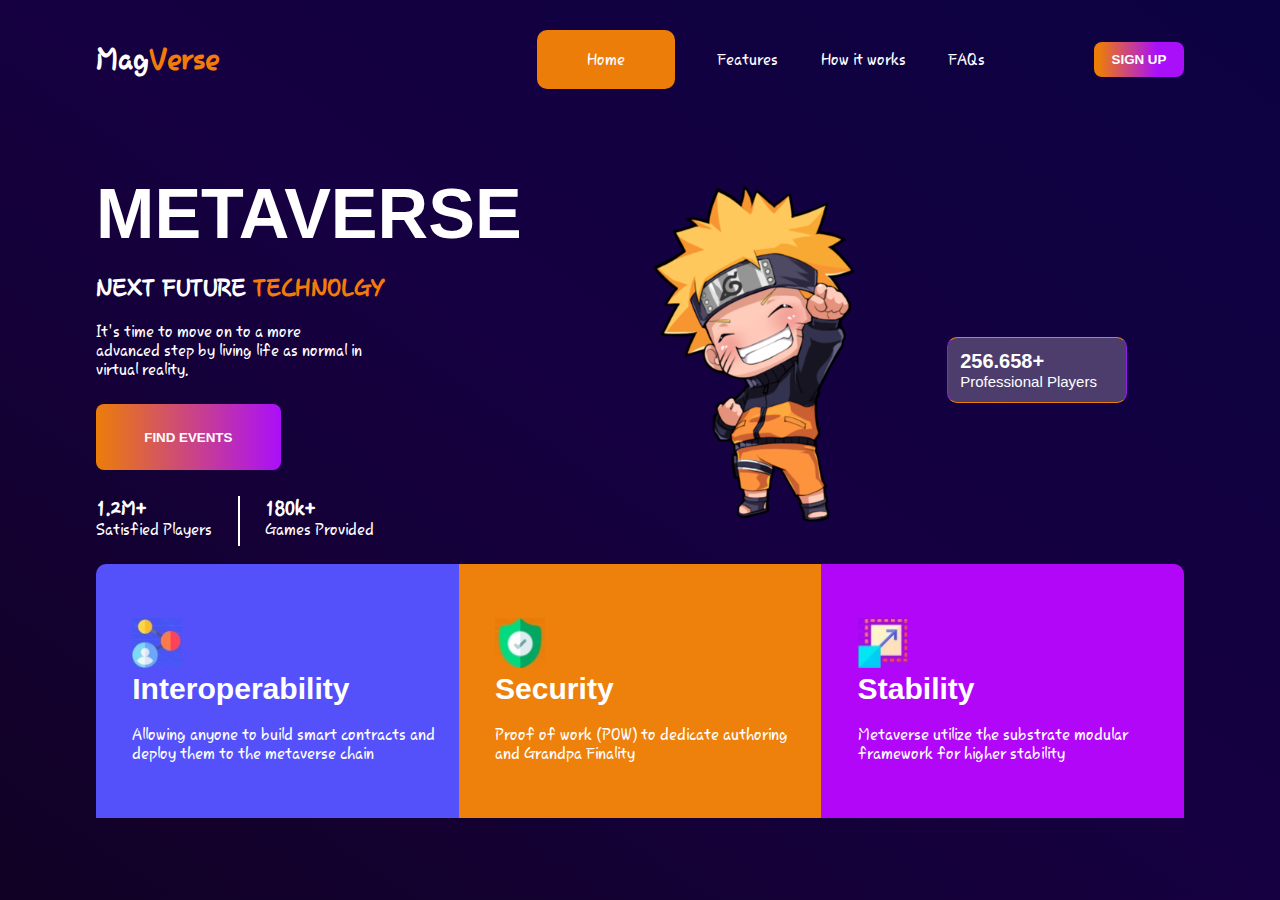
<file: index.html>
<!DOCTYPE html>
<html lang="en">

<head>
    <meta charset="UTF-8">
    <meta http-equiv="X-UA-Compatible" content="IE=edge">
    <meta name="viewport" content="width=device-width, initial-scale=1.0">
    <title>MagVerse</title>
    <link rel="icon" href="./img/profile.png">
    <link rel="stylesheet" href="style.css">
    <script src="index.js">
    </script>
</head>

<body>
    <div id="main">
        <nav class="navbar">
            <h1>Mag<span style="color:#f37b09">Verse</span></h1>
            <div id="links">
                <a href="#" class="active">Home</a>
                <a href="./features.html">Features</a>
                <a href="./works.html">How it works</a>
                <a href="./FAQs.html">FAQs</a>
            </div>
            <input type="search" name="search" id="search" placeholder="Search Our Knowledge Base">
            <button type="submit" id="button">SIGN UP</button>
            <div class="bar">
                <a href="javascript:void(0)" onclick="pressSearch()">
                    <img src="./img/search.svg" alt="Search" id="serchimg" style="width: 28px;" />
                </a>
                <a href="javascript:void(0)" onclick="pressMenu()">
                    <img src="./img/hamburger.svg" alt="Menu" id="menu" />
                </a>
            </div>
        </nav>
        <div class="row">
            <article id="column1">
                <h1>METAVERSE</h1>
                <h2>next future <span style="color:#f37b09">technolgy</span></h2>
                <p class="text">It's time to move on to a more advanced step by living life as normal in virtual
                    reality.
                </p>
                <img src="./img/profile.png" alt="profile" class="hidden-img">
                <form action="./FAQs.html">
                    <button>find events</button>
                </form>
                <div id="base">
                    <div class="baseone">
                        <h3>1.2M+</h3>
                        <p>Satisfied Players</p>
                    </div>
                    <div class="basetwo"></div>
                    <div class="basethree">
                        <h3>180k+</h3>
                        <p>Games Provided</p>
                    </div>
                </div>
            </article>
            <div id="column2"><img src="./img/profile.png" alt="profile"></div>
            <div id="column3">
                <form action="./FAQs.html">
                    <button type="submit"><span style="font-weight:800;
            font-size: 1.25rem;">256.658+</span> <br /><span style="font-size: 15px; font-weight: 100;">Professional
                            Players</span>
                    </button>
                </form>
            </div>
        </div>
    </div>
    <footer>
        <div id="fone" class="foot">
            <div><img src="./img/icon1.jpg" alt="Interoperability" /><br>
                <span>Interoperability
                </span><br><br>
                Allowing anyone to build smart contracts and deploy them to the metaverse chain
            </div>
        </div>
        <div id="ftwo" class="foot">
            <div><img src="./img/icon2.jpg" alt="security" /><br>
                <span>
                    Security
                </span><br><br> Proof of work (POW) to dedicate authoring and Grandpa Finality
            </div>
        </div>
        <div id="fthree" class="foot">
            <div><img src="./img/icon3.jpg" alt="stability" /><br>
                <span>
                    Stability
                </span><br><br> Metaverse utilize the substrate modular framework for higher stability
            </div>
        </div>
    </footer>
</body>

</html>
</file>
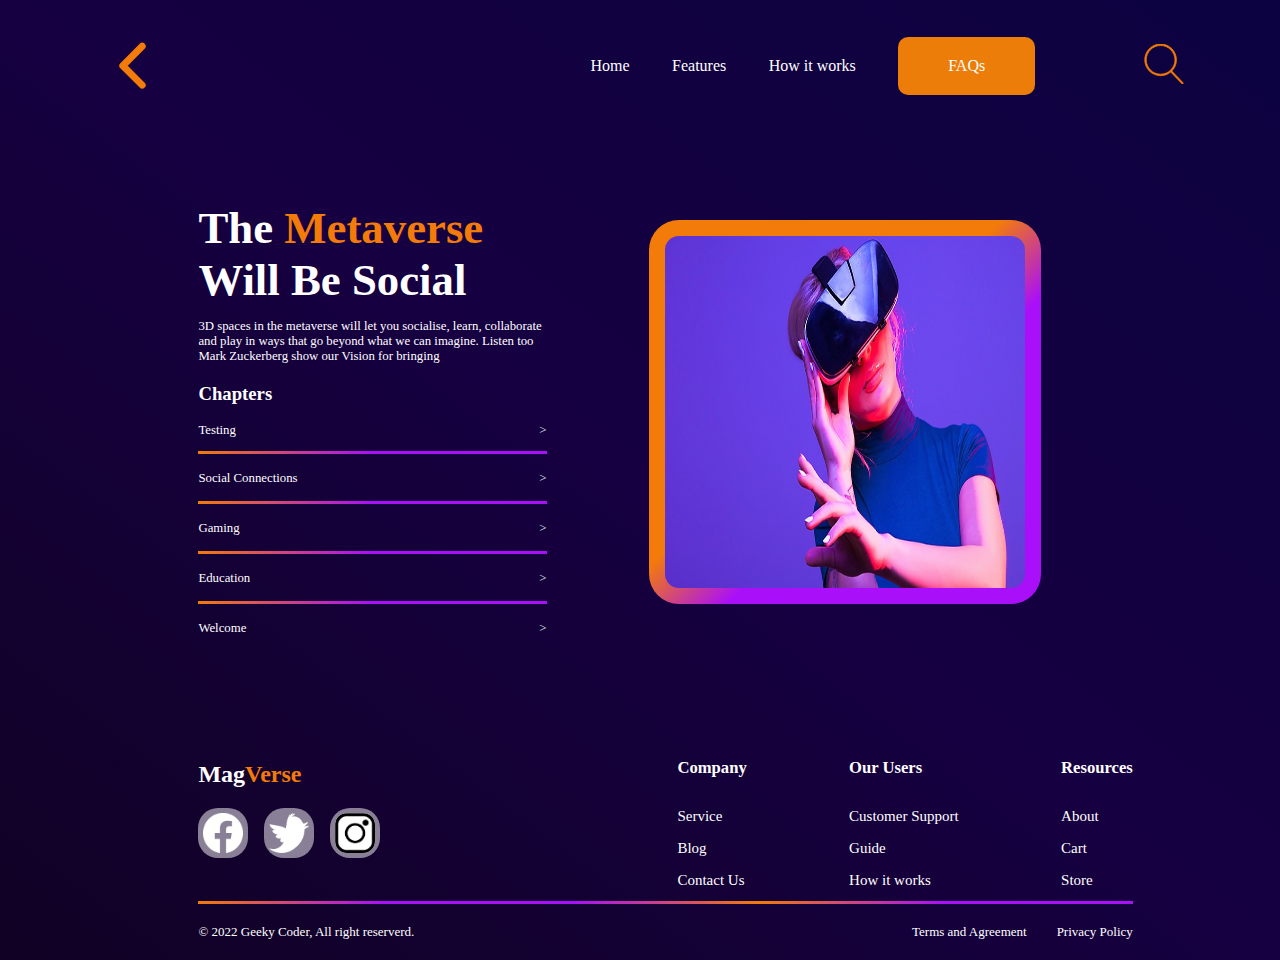
<file: FAQs.html>
<!DOCTYPE html>
<html lang="en">

<head>
    <meta charset="UTF-8">
    <meta http-equiv="X-UA-Compatible" content="IE=edge">
    <meta name="viewport" content="width=device-width, initial-scale=1.0">
    <title>Mega-FAQS</title>
    <link rel="icon" href="./img/profile.png">
    <link rel="stylesheet" href="FAQs.css">
    <script src="./index.js"></script>
</head>

<body>
    <section class="row">
        <nav class="navbar">
            <img src="./img/back.svg" alt="back" id="back" onclick="history.back()">
            <div id="links">
                <a href="./index.html">Home</a>
                <a href="./features.html">Features</a>
                <a href="./works.html">How it works</a>
                <a href="./FAQs.html" class="active">FAQs</a>
            </div>
            <input type="search" name="search" id="search" placeholder="Search Our Knowledge Base" />
            <div class="bar">
                <a href="javascript:void(0)" id="searchimg" onclick="pressSearch()">
                    <img src="./img/search.svg" alt="search" id="searchimg">
                </a>
                <a href="javascript:void(0)" onclick="pressMenu()">
                    <img src="./img/hamburger.svg" alt="Menu" id="menu" />
                </a>
            </div>
        </nav>
        <div id="column1">
            <h1>The <span style="color:#f37b09">Metaverse </span>Will Be Social</h1>
            <p class="content">3D spaces in the metaverse will let you socialise, learn, collaborate and play in ways
                that go beyond
                what we can imagine. Listen too Mark Zuckerberg show our Vision for bringing</p>
            <h3 class="chapters">Chapters</h3>
            <a href="./index.html">
                <p>Testing <span style="float: right;">></span></p>
                <div class="links">
                    <p>Social Connections <span style="float: right;">></span></p>
                    <p>Gaming <span style="float: right;">></span></p>
                    <p>Education <span style="float: right;">></span></p>
                    <p>Welcome <span style="float: right;">></span></p>
                </div>
            </a>
        </div>
        <div id="column2"><img src="./img/first.jpg" alt=""></di v>
    </section>
    <footer>
        <div id="footer">
            <div>
                <h2>Mag<span style="color:#f37b09">Verse</span><br>
                    <span class="foot-img1"><a href="https://facebook.com/lawal.toyyib.7" target="blank">
                            <img src="./img/facebook.png" alt="facebook" />
                        </a>
                    </span>
                    <span class="foot-img2"><a href="https://twitter.com/_GeekyCoder_" target="blank">
                            <img src="./img/twitter.png" alt="twitter" />
                        </a>
                    </span>
                    <span class="foot-img3"><a href="https://instagram.com/_geeky_coder_" target="blank">
                            <img src="./img/instagram.png" alt="instagram" class="instagram" />
                        </a>
                    </span>
                </h2>
                <a href="./index.html">
                    <h3><span class="h3">
                            Company
                        </span>
                        <p class="sub">Service</p>
                        <p class="sub">Blog</p>
                        <p class="sub">Contact Us</p>
                    </h3>
                    <h3><span class="h3">
                            Our Users
                        </span>
                        <p class="sub">Customer Support</p>
                        <p class="sub">Guide</p>
                        <p class="sub">How it works</p>
                    </h3>
                    <h3><span class="h3">
                            Resources
                        </span>
                        <p class="sub">About</p>
                        <p class="sub">Cart</p>
                        <p class="sub">Store</p>
                    </h3>
                    <div class="base"></div>
                </a>
            </div>
        </div>
        <div id="base">&copy; 2022 Geeky Coder, All right reserverd.
            <span class="base-left">Privacy Policy</span>
            <span class="base-left">Terms and Agreement</span>
        </div>
    </footer>
</body>

</html>
</file>
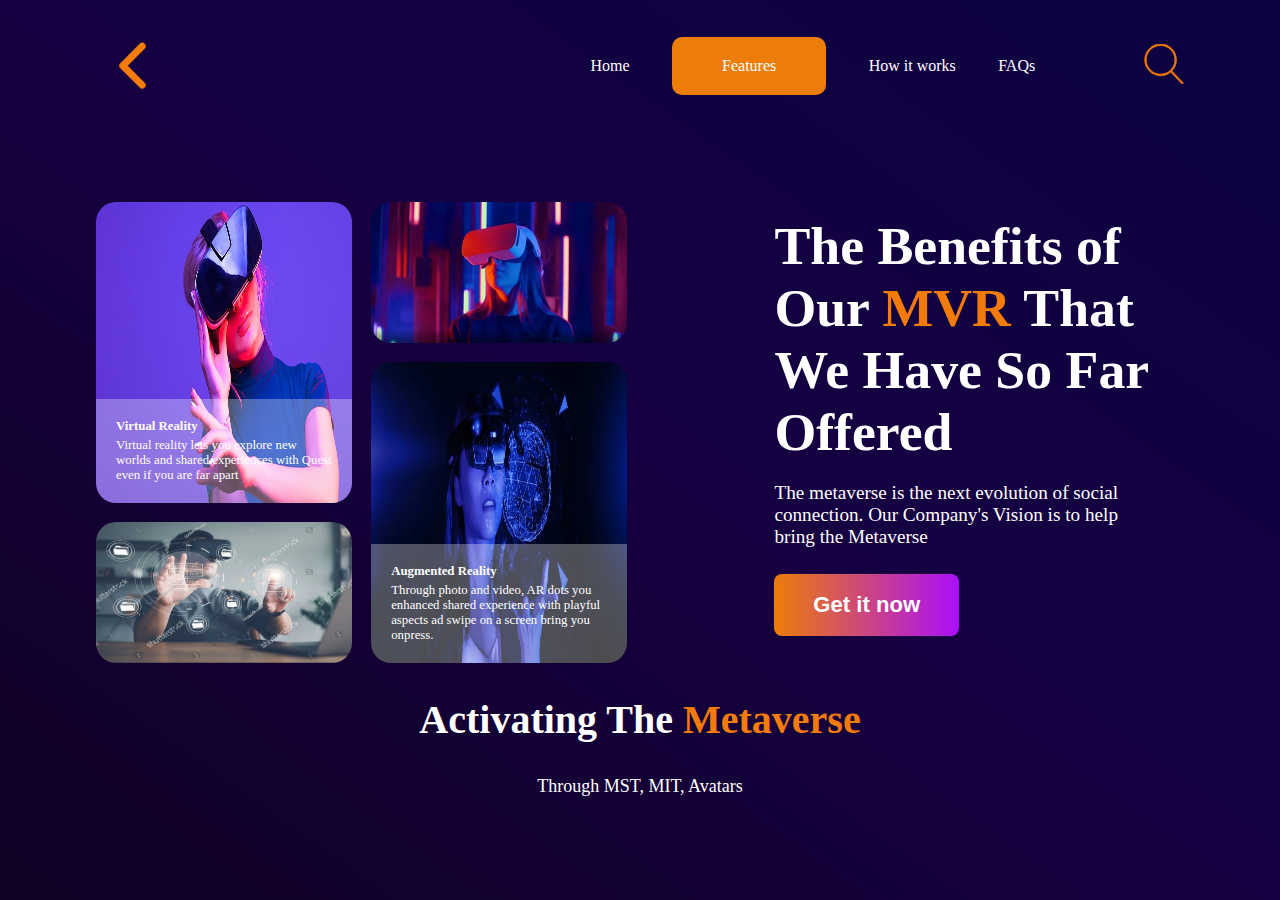
<file: features.html>
<!DOCTYPE html>
<html lang="en">

<head>
    <meta charset="UTF-8">
    <meta http-equiv="X-UA-Compatible" content="IE=edge">
    <meta name="viewport" content="width=device-width, initial-scale=1.0">
    <title>Meta Features</title>
    <link rel="shortcut icon" href="./img/profile.png">
    <link rel="stylesheet" href="features.css">
    <script src="index.js"></script>
</head>

<body>
    <nav class="navbar">
        <img src="./img/back.svg" alt="back" id="back" onclick="history.back()">
        <div id="links">
            <a href="./index.html">Home</a>
            <a href="./featues.html" class="active">Features</a>
            <a href="./works.html">How it works</a>
            <a href="./FAQs.html">FAQs</a>
        </div>
        <input type="search" name="search" id="search" placeholder="Search Our Knowledge Base" />
        <div class="bar">
            <a href="javascript:void(0)" id="searchimg" onclick="pressSearch()">
                <img src="./img/search.svg" alt="search" id="searchimg">
            </a>
            <a href="javascript:void(0)" onclick="pressMenu()">
                <img src="./img/hamburger.svg" alt="Menu" id="menu" />
            </a>
        </div>
    </nav>
    <article id="column">
        <section id="column1">
            <h1>
                The Benefits of Our <span style="color:#f37b09">MVR </span>That We Have So Far Offered
            </h1>
            <p>The metaverse is the next evolution of social connection. Our Company's Vision is to help bring the
                Metaverse
            </p>
            <a href="./index.html">
                <button type="submit">Get it now</button>
            </a>
        </section>
        <section id="column2">
            <div id="first-img">
                <img src="./img/first.jpg" alt="first" class="first-img" />
                <p class="intext"><span class="inheader">Virtual Reality</span><br>
                    Virtual reality lets you explore new worlds and shared experiences with Quest even if you are
                    far apart
                </p>
            </div>
            <img src="./img/second.jpg" alt="second" class="second-img" />
            <img src="./img/third.jpg" alt="third" class="third-img" />
            <div id="fourth-img">
                <img src="./img/fourth.jpg" alt="fourth" />
                <p class="intext"><span class="inheader">Augmented Reality</span><br>
                    Through photo and video, AR dots you enhanced shared experience with playful aspects ad swipe on
                    a screen bring you onpress.
                </p>
            </div>
        </section>
    </article>
    <div class="second-page">
        <h2 class="">Activating The <span style="color:#f37b09">Metaverse</span></h2>
        <p id="subheading">Through MST, MIT, Avatars</p>
    </div>
</body>

</html>
</file>
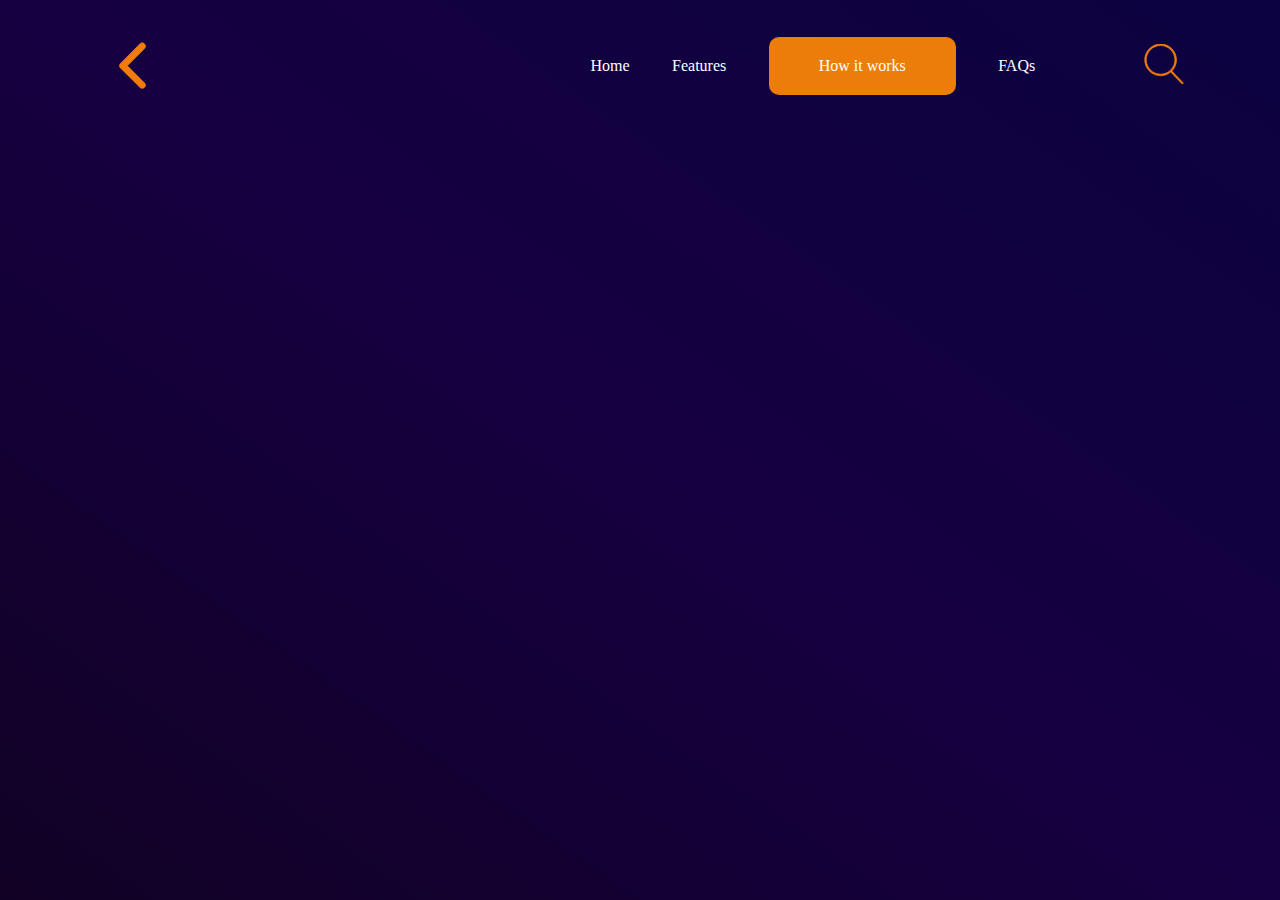
<file: works.html>
<!DOCTYPE html>
<html lang="en">

<head>
    <meta charset="UTF-8">
    <meta http-equiv="X-UA-Compatible" content="IE=edge">
    <meta name="viewport" content="width=device-width, initial-scale=1.0">
    <title>How it Works</title>
    <link rel="icon" href="./img/profile.png">
    <link rel="stylesheet" href="works.css">
    <script src="index.js"></script>
</head>

<body>
    <nav class="navbar">
        <img src="./img/back.svg" alt="back" id="back" onclick="history.back()">
        <div id="links">
            <a href="./index.html">Home</a>
            <a href="./features.html">Features</a>
            <a href="./works.html" class="active">How it works</a>
            <a href="./FAQs.html">FAQs</a>
        </div>
        <input type="search" name="search" id="search" placeholder="Search Our Knowledge Base" />
        <div class="bar">
            <a href="javascript:void(0)" id="searchimg" onclick="pressSearch()">
                <img src="./img/search.svg" alt="search" id="searchimg">
            </a>
            <a href="javascript:void(0)" onclick="pressMenu()">
                <img src="./img/hamburger.svg" alt="Menu" id="menu" />
            </a>
        </div>
    </nav>
</body>

</html>
</file>
<file: style.css>
* {
  box-sizing: border-box;
  margin: 0;
  text-decoration: none;
}
@font-face {
  font-family: rosemary;
  src: url(./img/rosemary.ttf);
}
body {
  background: linear-gradient(to top right, #110124, #160041, #0c0241);
  height: 100%;
  min-height: 100vh;
  width: 85vw;
  margin: 0 auto;
  color: #fff;
  font-family: rosemary
}
#links a {
  display: inline-block;
}
.navbar {
  display: flex;
  align-items: center;
  padding: 1.88rem 0;
}
.navbar h1 {
  font-size: 1.88rem;
  display: inline-block;
}
.navbar #links {
  margin-left: auto;
}
.navbar #search {
  display: none;
  width: 100%;
  height: 40px;
  margin-left: auto;
  margin-top: 70px;
  margin-right: 5px;
  border-radius: 8px;
  border: #aa0ff9;
  padding-left: 20px;
}
.navbar #links a {
  text-decoration: none;
  color: #fff;
  margin-left: 3vw;
}
#links a:hover {
  transform: scale(2);
}
#links a.active{
  background-color: #ec7d09;
  padding: 20px 50px;
  border-radius: 10px;
}
#menu {
  width: 30px;
  margin-left: 10px;
}
.navbar button {
  background: linear-gradient(to right, #ec7d09 5%, #aa0ff9 70%);
  width: 5.63rem;
  height: 2.19rem;
  color: #fff;
  font-weight: 650;
  margin-left: 10%;
  border-radius: 0.5rem;
  border: #0c0241;
}
button {
  cursor: pointer;
}
.row:after {
  content: " ";
  display: table;
  clear: both;
  margin-bottom: 2vh;
}
#column1 {
  float: left;
  width: 30vw;
}
#column1 .text {
  width: 70%;
}
article {
  padding-top: 5%;
}
article h1 {
  font-size: 4.38rem;
  font-family: -apple-system, BlinkMacSystemFont, "Segoe UI", Roboto, Oxygen,
    Ubuntu, Cantarell, "Open Sans", "Helvetica Neue", sans-serif;
}
article h2 {
  text-transform: uppercase;
  padding: 1.25rem 0;
}
article button {
  background: linear-gradient(to right, #ec7d09, #aa0ff9);
  text-transform: uppercase;
  width: 11.54rem;
  height: 4.13rem;
  border-radius: 8px;
  border: #0c0241;
  color: #fff;
  font-weight: 650;
  margin: 2vw 0;
  display: block;
  animation: color 0.5s linear infinite;
}
@keyframes color {
    0% {
      background: linear-gradient(to right, #ec7d09, #aa0ff9);
    }
    25% {
      tbackground: linear-gradient(to left, #ec7d09, #aa0ff9);
    }
    50% {
      background: linear-gradient(to bottom, #ec7d09, #aa0ff9);
    }
    75% {
      background: linear-gradient(to top, #ec7d09, #aa0ff9);
    }
    100%{
      background: linear-gradient(to right, #ec7d09, #aa0ff9);
    }
  }
#column2 {
  /* background-color: red; */
  margin: 6vh 0 0 10%;
  height: 40%;
  width: 28vw;
  float: left;
}
#column2 img {
  width: 100%;
}
#column3 {
  float: left;
  width: 1%;
  margin: 20% 0 0 0;
}
#column3 button {
  background-color: rgba(77, 61, 108, 255);
  width: 11.25rem;
  padding: 0.75rem;
  color: #fff;
  border-radius: 10px;
  text-align: left;
  border-color: #ec7d09 #941ce9 #ec7d09 #941ce9;
  border-style: solid;
  border-width: 0.2px;
  animation: border 0.5s linear infinite;
}
@keyframes border {
    0% {
      border-color: #ec7d09 #941ce9 #ec7d09 #941ce9;
    }
    50% {
      border-color:  #941ce9 #ec7d09 #941ce9 #ec7d09;
    }
    100%{
      border-color: #ec7d09 #941ce9 #ec7d09 #941ce9;
    }
  }
.baseone {
  float: left;
}
div h3 {
  font-size: 2.5vw;
}
.basetwo {
  border-left: solid 2px #fff;
  float: left;
  height: 4rem;
  margin: auto 2vw;
}
footer {
  display: flex;
}
#fone {
  background-color: #5451fa;
  border-top-left-radius: 10px;
}
#ftwo {
  background-color: #ee800c;
}
#fthree {
  background-color: #b106f8;
  border-top-right-radius: 10px;
}
.foot {
  word-wrap: break-word;
  flex: 1;
}
footer div div {
  margin: 15% 5% 15%  10%;
}
footer div div img {
  width: 50px;
}
footer div div span {
  font-size: 1.88rem;
  font-weight: 750;
  font-family: "Franklin Gothic Medium", "Arial Narrow", Arial, sans-serif;
}

@media screen and (max-width: 900px) {
  .navbar {
    position: relative;
  }
  .navbar h1 {
    position: absolute;
    top: 25px;
  }
  #links {
    display: none;
    margin-left: 0;
  }
  #links a {
    display: block;
    margin-top: 40px;
    margin-right: 80px;
    align-items: unset;
  }
  .bar {
    position: absolute;
    top: 25px;
    right: 0;
  }
  #button {
    position: fixed;
    right: 0;
    bottom: 0;
    float: right;
  }
  #column1 {
    float: unset;
    width: 100%;
  }
  #column1 h1,
  #column1 h2 {
    text-align: center;
  }
  #column1 .text {
    margin: 0 auto;
  }
  article button {
    font-size: 25px;
    width: 40vw;
    height: 6.13rem;
    margin: 50px auto;
    border-radius: 15px;
  }
  .hidden-img {
    margin: auto;
    width: 100%;
  }
  #column2 {
    display: none;
    position: fixed;
  }
  #base {
    margin: 0 0 0 25vw;
  }
  .baseone h3,
  .basethree h3 {
    margin: 0;
    font-size: 40px;
  }
  .baseone p,
  .basethree p {
    display: inline-block;
  }
  #column3 {
    flex: none;
    margin: 50px 26vw;
    animation: scale 5s linear infinite;
  }
  #column3:hover {
    animation: none;
  }
  @keyframes scale {
    0% {
      transform: scale(1);
    }
    10% {
      transform: scale(2);
    }
    20% {
      transform: scale(1);
    }
    100% {
      transform: scale(1);
    }
  }
  .foot {
    min-height: 20vh;
    width: 28.3vw;
    font-size: unset;
  }
  footer div div span {
    font-size: 3vw;
  }
}
@media screen and (min-width: 901px) {
  div h3 {
    font-size: 20px;
  }
  .basetwo {
    height: 50px;
  }
  .bar {
    display: none;
  }
  button:hover {
    transform: scale(2);
  }
  .hidden-img {
    display: none;
  }
}
</file>
<file: FAQs.css>
* {
  box-sizing: border-box;
  text-decoration: none;
}

body {
  position: relative;
  background: linear-gradient(to top right, #110124, #160041, #0c0241);
  min-height: 100vh;
  height: 100%;
  width: 85vw;
  margin: 0 auto;
  color: #fff;
  overflow-x: hidden;
}
.navbar {
  display: flex;
  padding: 1.88rem 0 100px 0;
  align-items: center;
}
nav a img {
  width: 40px;
}
.navbar #links {
  margin-left: auto;
}
#links a {
  display: inline-block;
}
.navbar #links a {
  text-decoration: none;
  color: #fff;
  margin-left: 3vw;
}
.navbar #search {
  display: none;
  width: 100%;
  height: 40px;
  margin-left: auto;
  margin-top: 70px;
  margin-right: 5px;
  border-radius: 8px;
  border: #aa0ff9;
  padding-left: 20px;
}
#links a:hover {
  transform: scale(2);
}
#links a.active {
  background-color: #ec7d09;
  padding: 20px 50px;
  border-radius: 10px;
}
#menu {
  width: 30px;
  margin-left: 10px;
}
h1 {
  font-size: 3.5vw;
  margin: 0;
}
p {
  font-size: 1vw;
}
a {
  color: #fff;
}
.links p {
  padding-bottom: 15px;
  position: relative;
  padding-top: 20px;
  margin: 0;
}
.links p:after {
  background: linear-gradient(to right, #f37b09, #aa0ff9, #aa0ff9);
  position: absolute;
  content: "";
  height: 3px;
  right: 0;
  left: 0;
  top: 0;
}
#column1 {
  margin: 0 8vw;
  float: left;
  width: 32%;
}
#column2 {
  float: left;
  width: 40%;
}
.row:after {
  content: " ";
  display: table;
  clear: both;
}
#column2 img {
  margin-top: 2vh;
  width: 90%;
  height: 30vw;
  border: solid 1em transparent;
  background-image: linear-gradient(to bottom right, #f37b09 45%, #aa0ff9 60%);
  background-origin: border-box;
  background-clip: border-box;
  border-radius: 30px;
  animation: color 0.7s linear infinite;
}
@keyframes color {
  0% {
    background-image: linear-gradient(
      to bottom right,
      #f37b09 45%,
      #aa0ff9 60%
    );
  }
  25% {
    background-image: linear-gradient(to bottom left, #f37b09 45%, #aa0ff9 60%);
  }
  50% {
    background-image: linear-gradient(to top right, #f37b09 45%, #aa0ff9 60%);
  }
  75% {
    background-image: linear-gradient(to top left, #f37b09 45%, #aa0ff9 60%);
  }
  100% {
    background-image: linear-gradient(
      to bottom right,
      #f37b09 45%,
      #aa0ff9 60%
    );
  }
}
#footer div h2 img {
  width: 40px;
  height: 40px;
  text-align: center;
  margin: 5px;
}
.foot-img1,
.foot-img2,
.foot-img3 {
  width: 50px;
  height: 50px;
  background-color: rgba(255, 255, 255, 0.5);
  display: inline-block;
  border-radius: 20px;
  margin: 20px 10px 0 0;
}
.instagram {
  background-color: #fff;
  border-radius: 30%;
}
#footer div h2 {
  float: left;
  margin-right: 1vw;
}
#footer div h3 {
  float: left;
  margin-left: 8vw;
  font-weight: 550;
  font-size: 1.3vw;
  margin-bottom: 0;
}
.h3 {
  margin-bottom: 15px;
  display: inline-block;
}
.sub {
  font-size: 15px;
  font-weight: 400;
}
#base {
  padding-top: 20px;
  font-size: 13px;
}
.base:after {
  background: linear-gradient(
    to right,
    #f37b09,
    #aa0ff9,
    #aa0ff9,
    #f37b09,
    #aa0ff9,
    #aa0ff9
  );
  position: absolute;
  content: "";
  height: 3px;
  right: 0;
  left: 0;
  bottom: 0;
}
.base-left {
  float: right;
  margin-left: 30px;
  margin-right: 0;
}
@media screen and (max-width: 900px) {
  body {
    position: relative;
    margin: auto;
    width: 85vw;
  }
  .navbar {
    padding: 1.88rem 0;
    position: relative;
  }
  #links {
    display: none;
    margin-left: 0;
  }
  #links a {
    display: block;
    margin-top: 40px;
    margin-right: 80px;
    align-items: unset;
  }
  .bar {
    position: absolute;
    right: 0;
    top: 30px;
  }
  #back {
    width: 35px;
    position: absolute;
    top: 30px;
  }
  #searchimg {
    width: 28px;
  }
  h1 {
    margin-top: 50px;
    font-size: 60px;
    text-align: center;
  }
  #column1 {
    display: block;
    float: none;
    width: 100%;
    margin: 0;
  }

  #column1 .chapters {
    font-size: 30px;
  }
  #column2 {
    position: relative;
    float: none;
    height: 70vw;
    width: 70vw;
    margin: 10px 0vw;
    max-width: 70vw;
  }
  #column2 img {
    float: none;
    width: 70vw;
    margin-left: 15%;
    height: 60vw;
  }
  #footer {
    position: none;
  }
  p {
    font-size: 25px;
  }
  #footer div h2 {
    float: none;
    display: block;
    margin-right: 0;
    text-align: center;
  }
  #footer div h3 {
    float: none;
    font-size: 6vw;
    text-align: center;
    margin-left: 0;
    margin-bottom: 0;
  }
  .base:after {
    position: absolute;
    bottom: 90px;
    width: 100vw;
    animation: move 5s linear infinite;
  }
  @keyframes move {
    0% {
      transform: translateX(-150px);
      filter: invert(0%);
    }
    25% {
      transform: translateX(50px);
      filter: invert(25%);
    }
    50% {
      transform: translateX(-150px);
      filter: invert(50%);
    }
    75% {
      transform: translateX(50px);
      filter: invert(75%);
    }
    100% {
      transform: translateX(-150px);
      filter: invert(100%);
    }
  }
  .sub {
    max-width: 100vw;
  }
  #base {
    width: 80vw;
    margin: 0 auto;
    text-align: center;
    line-height: 25px;
  }
  .base-left {
    float: none;
    display: block;
    margin: 0;
  }
}
@media screen and (min-width: 901px) {
  .navbar #search {
    position: absolute;
    width: 85%;
    margin-top: 20px;
    margin-right: -100px;
    top: 100px;
    right: 150px;
  }
  .bar {
    margin-left: 10%;
  }
  #menu {
    display: none;
  }
  footer {
    margin: 10vh 4vw 0 8vw;
    padding-bottom: 20px;
  }
  #footer {
    position: relative;
    bottom: 0;
    max-width: 95vw;
  }
  #footer div {
    content: " ";
    display: flex;
    clear: both;
  }
  #footer div a {
    margin-left: auto;
  }
}
</file>
<file: features.css>
* {
  box-sizing: border-box;
}

body {
  position: relative;
  background: linear-gradient(to top right, #110124, #160041, #0c0241);
  height: 100%;
  min-height: 100vh;
  width: 85vw;
  margin: 0 auto;
  color: #fff;
}
#links a {
  display: inline-block;
}
.navbar {
  display: flex;
  padding: 1.88rem 0 100px 0;
  align-items: center;
}
nav a img {
  width: 40px;
}
.navbar #links {
  margin-left: auto;
}
.navbar #links a {
  text-decoration: none;
  color: #fff;
  margin-left: 3vw;
}
.navbar #search {
  display: none;
  width: 100%;
  height: 40px;
  margin-left: auto;
  margin-top: 70px;
  margin-right: 5px;
  border-radius: 8px;
  border: #aa0ff9;
}
#links a:hover {
  transform: scale(2);
}
#links a.active {
  background-color: #ec7d09;
  padding: 20px 50px;
  border-radius: 10px;
}
#menu {
  width: 30px;
  margin-left: 10px;
}
#hidden {
  display: none;
}
a {
  text-decoration: none;
}
button:hover {
  transform: scale(2);
}
.navbar #search {
  display: none;
  width: 100%;
  height: 40px;
  margin-left: auto;
  margin-top: 70px;
  margin-right: 5px;
  border-radius: 8px;
  border: #aa0ff9;
  padding-left: 20px;
}
.bar {
  margin-left: 10%;
}
#menu {
  display: none;
}
section div img {
  width: 20vw;
  height: 23.5vw;
  border-radius: 20px;
}
section > img {
  width: 20vw;
  height: 11vw;
  border-radius: 20px;
}
article button {
  background: linear-gradient(to right, #ec7d09, #aa0ff9);
  width: 11.54rem;
  height: 3.9rem;
  border-radius: 8px;
  border: #0c0241;
  font-size: 1.38rem;
  font-weight: 750;
  margin: 2vw 0;
  display: block;
  cursor: pointer;
  color: #fff;
  animation: color 0.5s linear infinite;
}
@keyframes color {
  0% {
    background: linear-gradient(to right, #ec7d09, #aa0ff9);
  }
  25% {
    background: linear-gradient(to left, #ec7d09, #aa0ff9);
  }
  50% {
    background: linear-gradient(to bottom, #ec7d09, #aa0ff9);
  }
  75% {
    background: linear-gradient(to top, #ec7d09, #aa0ff9);
  }
  100% {
    background: linear-gradient(to right, #ec7d09, #aa0ff9);
  }
}
article {
  display: flex;
}
article #column1 {
  order: 1;
  margin-left: auto;
}
article #column2 {
  display: grid;
  grid-gap: 1.5vw;
  grid-template: repeat(3, 11vw) / repeat(2, 20vw);
}
#column1 {
  width: 30vw;
  position: relative;
  font-size: 1.5vw;
  margin: 1vw 2vw 0 6vw;
}
#column1 h1 {
  font-size: 4.2vw;
  margin: 0;
}
article #column2 #first-img,
#fourth-img {
  position: relative;
}
#first-img {
  grid-row: 1 / 3;
}
.second-img {
  grid-row: 1/ 2;
}
.third-img {
  grid-row: 3 / -1;
}
#fourth-img {
  grid-row: 2 /-1;
}
article #column2 #first-img p,
#fourth-img p {
  margin: 0;
  position: absolute;
  bottom: 0;
  padding: 20px;
  border-radius: 0 0 20px 20px;
  background-color: rgba(255, 255, 255, 0.3);
  font-size: 1vw;
}
article #column2 #first-img p .inheader,
#fourth-img p .inheader {
  display: inline-block;
  margin-bottom: 2%;
  font-weight: 800;
}
.second-page h2 {
  text-align: center;
  font-size: 40px;
}
.second-page p {
  text-align: center;
  font-size: 18px;
  margin: 0;
}
@media screen and (max-width: 800px) {
  body {
    margin-top: 0;
  }
  .navbar {
    padding: 1.88rem 0;
    position: relative;
  }
  #links {
    display: none;
    margin-left: 0;
  }
  #links a {
    display: block;
    margin-top: 40px;
    margin-right: 80px;
    align-items: unset;
  }
  #column1 {
    display: unset;
    float: none;
    width: 80vw;
  }
  .bar {
    position: absolute;
    right: 0;
    top: 30px;
  }
  #back {
    width: 35px;
    position: absolute;
    top: 30px;
  }
  #searchimg {
    width: 28px;
  }
  #menu{
    display: unset;
  }
  article {
    display: unset;
  }
  article #column2 {
    display: unset;
  }
  article #column2 #first-img p,
  #fourth-img p {
    position: absolute;
    bottom: 0;
    border-radius: 0 0 20px 20px;
    background-color: rgba(255, 255, 255, 0.3);
    margin: 30px 15%;
    width: 60vw;
    height: 30%;
    font-size: 2.5vw;
    padding-top: 10px;
  }
  #column1 h1,
  div h2 {
    font-size: 40px;
    text-align: center;
    margin-top: 80px;
  }
  #column1 p,
  #subheading {
    font-size: 25px;
    text-align: center;
  }
  section button {
    margin: auto;
  }
  section div img {
    width: 60vw;
    height: 350px;
    border-radius: 20px;
  }
  section img {
    width: 60vw;
    margin: 30px 15%;
    height: 350px;
  }
  #first-img {
    margin-top: 10%;
  }
}
</file>
<file: works.css>
body {
  position: relative;
  background: linear-gradient(to top right, #110124, #160041, #0c0241);
  min-height: 100vh;
  height: 100%;
  width: 85vw;
  margin: 0 auto;
  color: #fff;
}
.navbar {
  display: flex;
  padding: 1.88rem 0 100px 0;
  align-items: center;
}
nav a img {
  width: 40px;
}
.navbar #links {
  margin-left: auto;
}
#links a {
  display: inline-block;
}
.navbar #links a {
  /* display: inline-block; */
  text-decoration: none;
  color: #fff;
  margin-left: 3vw;
}
.navbar #search {
  display: none;
  width: 100%;
  height: 40px;
  margin-left: auto;
  margin-top: 70px;
  margin-right: 5px;
  border-radius: 8px;
  border: #aa0ff9;
}
#links a:hover {
  transform: scale(2);
}
#links a.active {
  background-color: #ec7d09;
  padding: 20px 50px;
  border-radius: 10px;
}
#menu {
  width: 30px;
  margin-left: 10px;
}
@media screen and (max-width: 900px) {
  body {
    position: relative;
    margin: auto;
    width: 85vw;
  }
  .navbar {
    padding: 1.88rem 0;
    position: relative;
  }
  #links {
    display: none;
    margin-left: 0;
  }
  #links a {
    display: block;
    margin-top: 40px;
    margin-right: 80px;
    align-items: unset;
  }
  .bar {
    position: absolute;
    right: 0;
    top: 30px;
  }
  #back {
    width: 35px;
    position: absolute;
    top: 30px;
  }
  #searchimg {
    width: 28px;
    text-decoration: none;
  }
}
@media screen and (min-width: 901px) {
  .navbar #search {
    position: absolute;
    width: 85%;
    margin-top: 20px;
    margin-right: -100px;
    top: 100px;
    right: 150px;
    padding-left: 20px;
  }
  .bar {
    margin-left: 10%;
  }
  #menu {
    display: none;
  }
}
</file>
